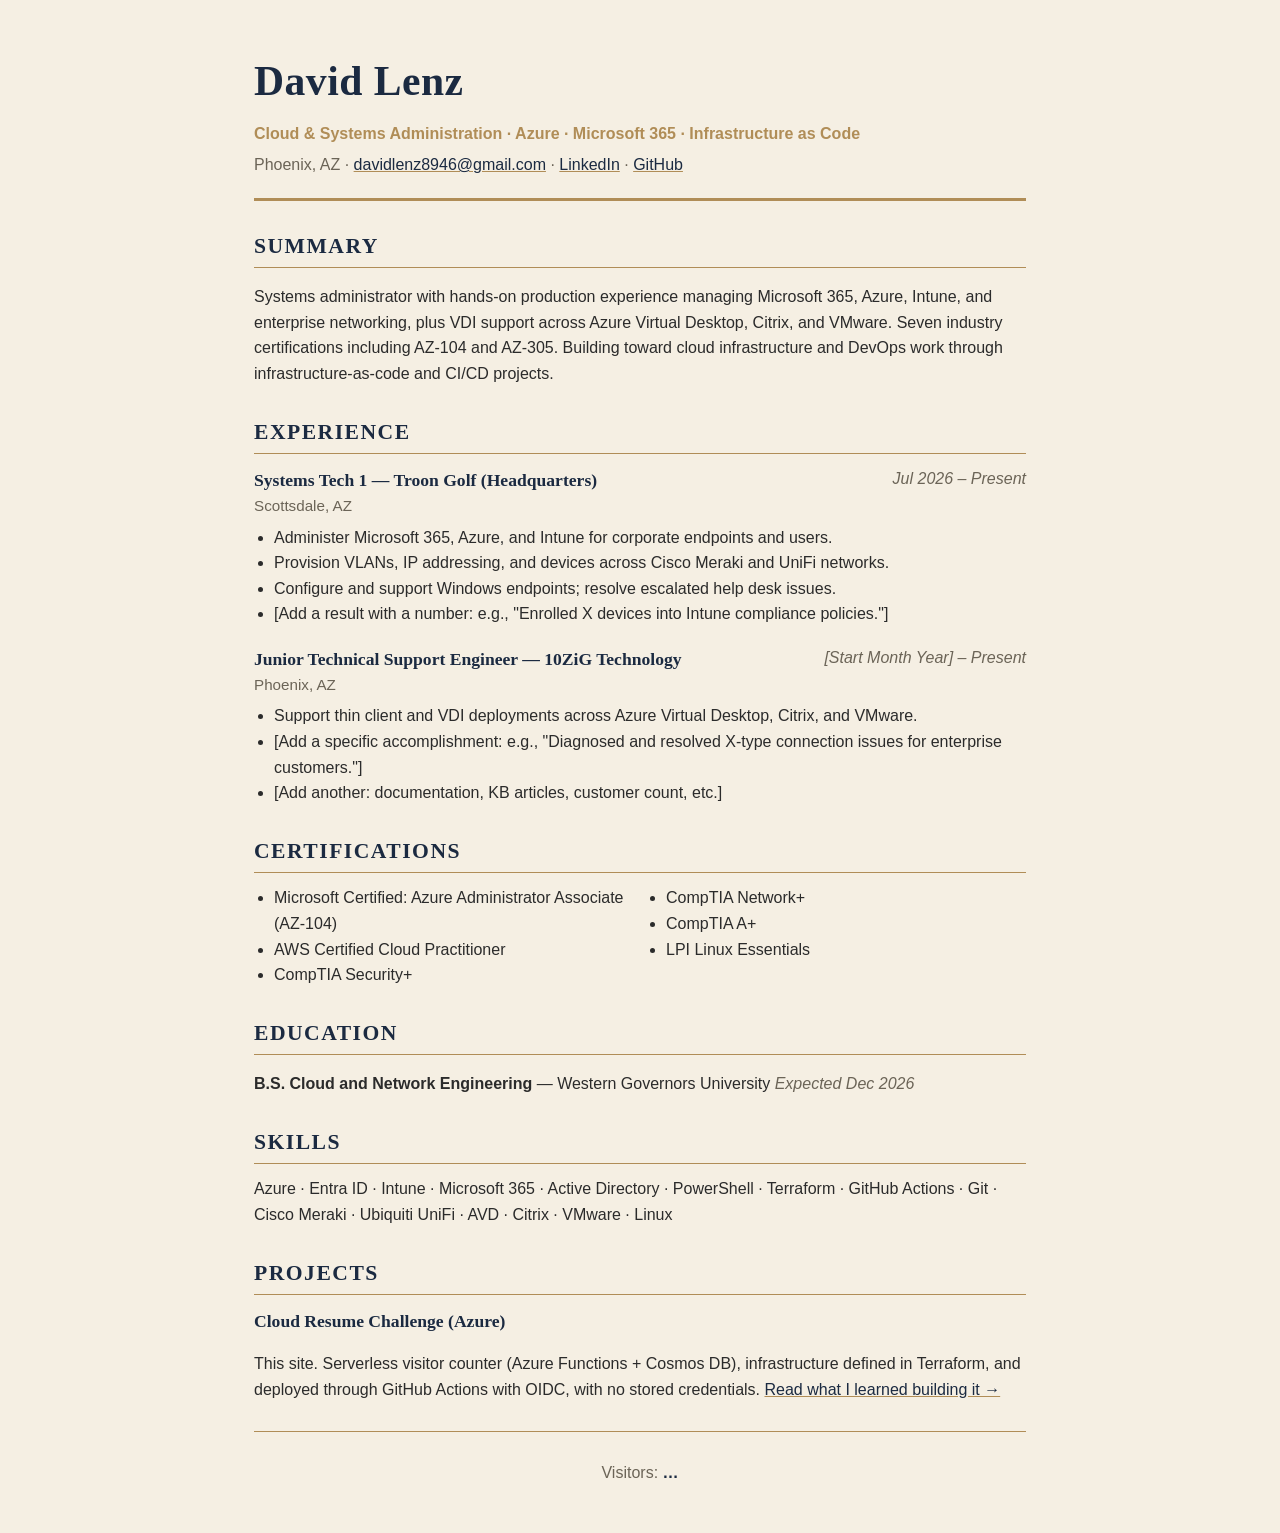
<file: index.html>
<!DOCTYPE html>
<html lang="en">
<head>
  <meta charset="UTF-8">
  <meta name="viewport" content="width=device-width, initial-scale=1.0">
  <title>David Lenz | Cloud & Systems Administration</title>
  <meta name="description" content="Resume of David Lenz, Cloud and Systems Technician focused on Azure, Microsoft 365, and infrastructure automation.">
  <link rel="stylesheet" href="styles.css">
</head>
<body>
  <main class="resume">

    <header class="hero">
      <h1>David Lenz</h1>
      <p class="tagline">Cloud & Systems Administration · Azure · Microsoft 365 · Infrastructure as Code</p>
      <p class="contact">
        Phoenix, AZ ·
        <a href="mailto:davidlenz8946@gmail.com">davidlenz8946@gmail.com</a> ·
        <a href="https://www.linkedin.com/in/david-lenz-953869337">LinkedIn</a> ·
        <a href="https://github.com/Dlenz4321">GitHub</a>
      </p>
    </header>

    <section>
      <h2>Summary</h2>
      <p>
        Systems administrator with hands-on production experience managing Microsoft 365, Azure,
        Intune, and enterprise networking, plus VDI support across Azure Virtual Desktop, Citrix,
        and VMware. Seven industry certifications including AZ-104 and AZ-305. Building toward
        cloud infrastructure and DevOps work through infrastructure-as-code and CI/CD projects.
      </p>
    </section>

    <section>
      <h2>Experience</h2>

      <article class="job">
        <div class="job-head">
          <h3>Systems Tech 1 — Troon Golf (Headquarters)</h3>
          <span class="dates">Jul 2026 – Present</span>
        </div>
        <p class="location">Scottsdale, AZ</p>
        <ul>
          <li>Administer Microsoft 365, Azure, and Intune for corporate endpoints and users.</li>
          <li>Provision VLANs, IP addressing, and devices across Cisco Meraki and UniFi networks.</li>
          <li>Configure and support Windows endpoints; resolve escalated help desk issues.</li>
          <li>[Add a result with a number: e.g., "Enrolled X devices into Intune compliance policies."]</li>
        </ul>
      </article>

      <article class="job">
        <div class="job-head">
          <h3>Junior Technical Support Engineer — 10ZiG Technology</h3>
          <span class="dates">[Start Month Year] – Present</span>
        </div>
        <p class="location">Phoenix, AZ</p>
        <ul>
          <li>Support thin client and VDI deployments across Azure Virtual Desktop, Citrix, and VMware.</li>
          <li>[Add a specific accomplishment: e.g., "Diagnosed and resolved X-type connection issues for enterprise customers."]</li>
          <li>[Add another: documentation, KB articles, customer count, etc.]</li>
        </ul>
      </article>
    </section>

    <section>
      <h2>Certifications</h2>
      <ul class="certs">
        <li>Microsoft Certified: Azure Administrator Associate (AZ-104)</li>
        <li>AWS Certified Cloud Practitioner</li>
        <li>CompTIA Security+</li>
        <li>CompTIA Network+</li>
        <li>CompTIA A+</li>
        <li>LPI Linux Essentials</li>
      </ul>
    </section>

    <section>
      <h2>Education</h2>
      <p><strong>B.S. Cloud and Network Engineering</strong> — Western Governors University
        <span class="dates">Expected Dec 2026</span></p>
    </section>

    <section>
      <h2>Skills</h2>
      <p class="skills">
        Azure · Entra ID · Intune · Microsoft 365 · Active Directory · PowerShell · Terraform ·
        GitHub Actions · Git · Cisco Meraki · Ubiquiti UniFi · AVD · Citrix · VMware · Linux
      </p>
    </section>

    <section>
      <h2>Projects</h2>
      <article class="job">
        <h3>Cloud Resume Challenge (Azure)</h3>
        <p>
          This site. Serverless visitor counter (Azure Functions + Cosmos DB), infrastructure
          defined in Terraform, and deployed through GitHub Actions with OIDC, with no stored credentials.
          <a href="[blog-post-url]">Read what I learned building it →</a>
        </p>
      </article>
    </section>

    <footer>
      <p>Visitors: <span id="visits">…</span></p>
    </footer>

  </main>
  <script src="counter.js"></script>
</body>
</html>
</file>
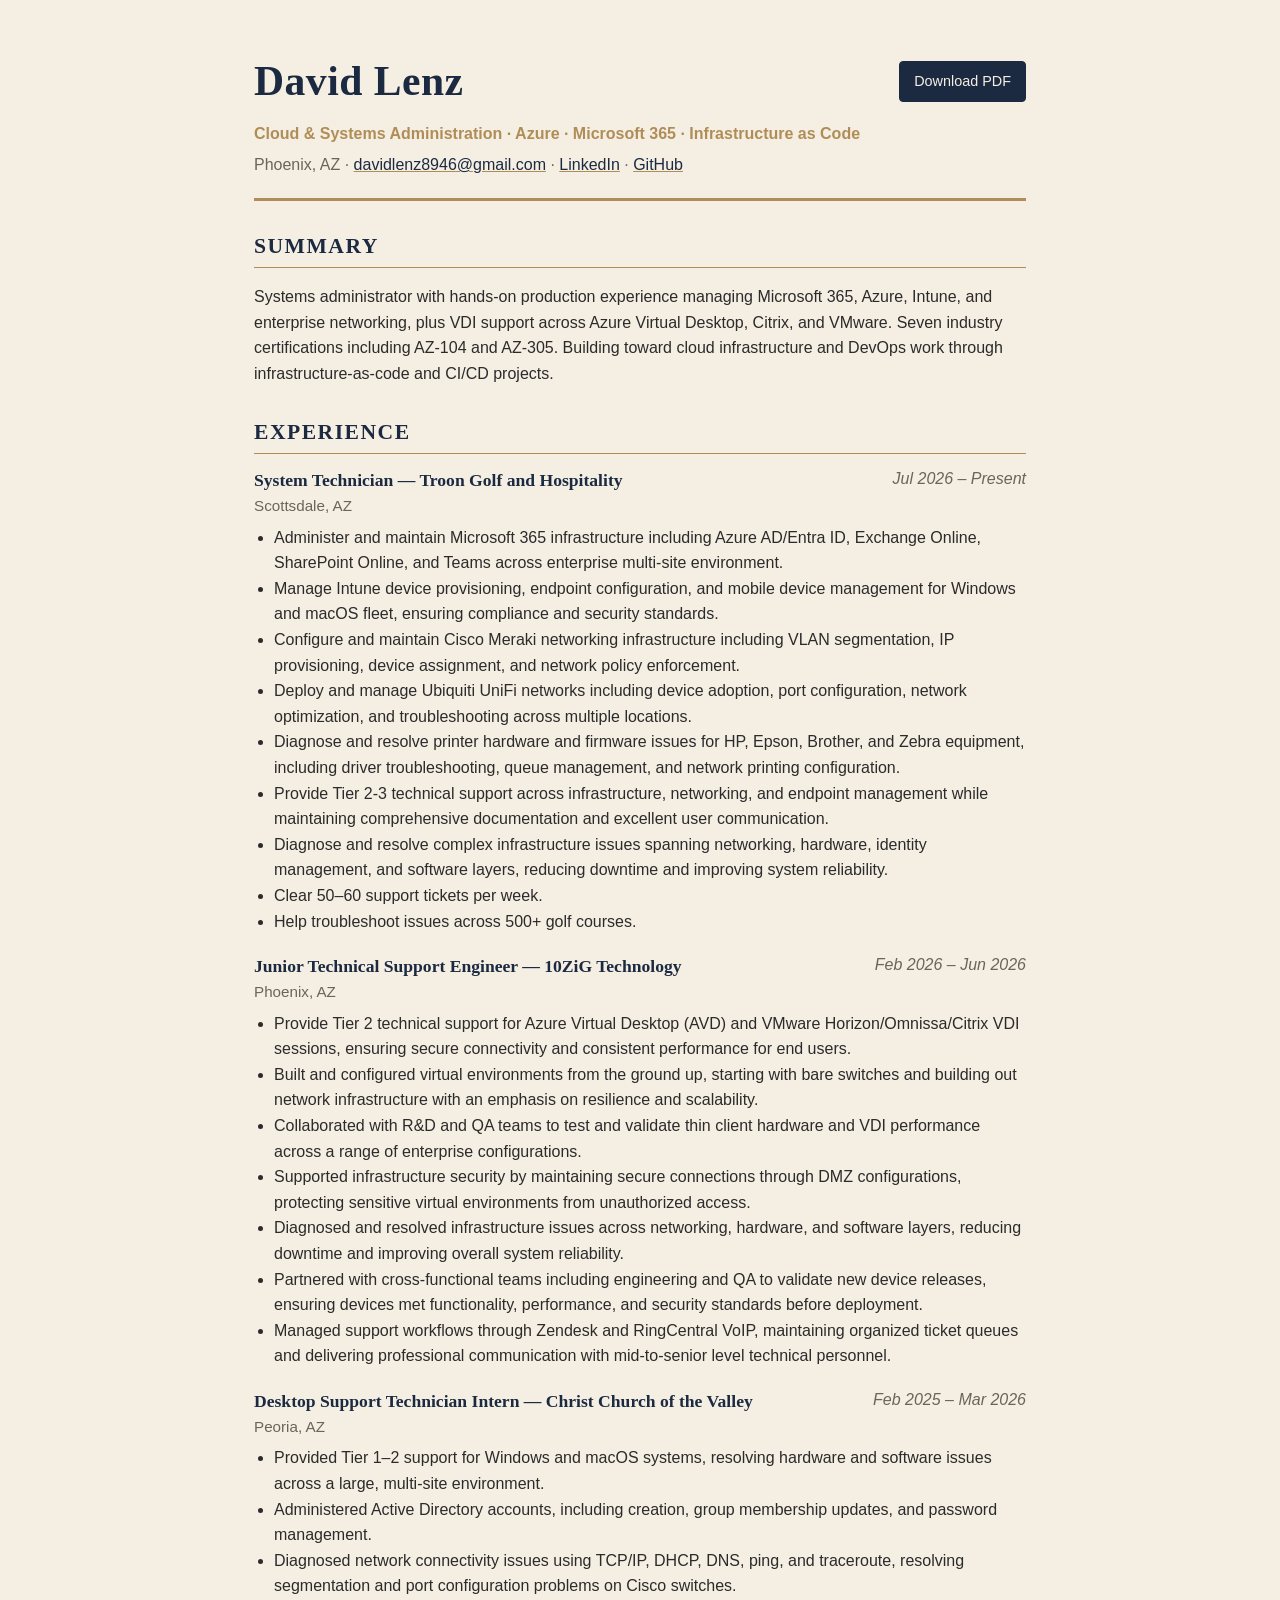
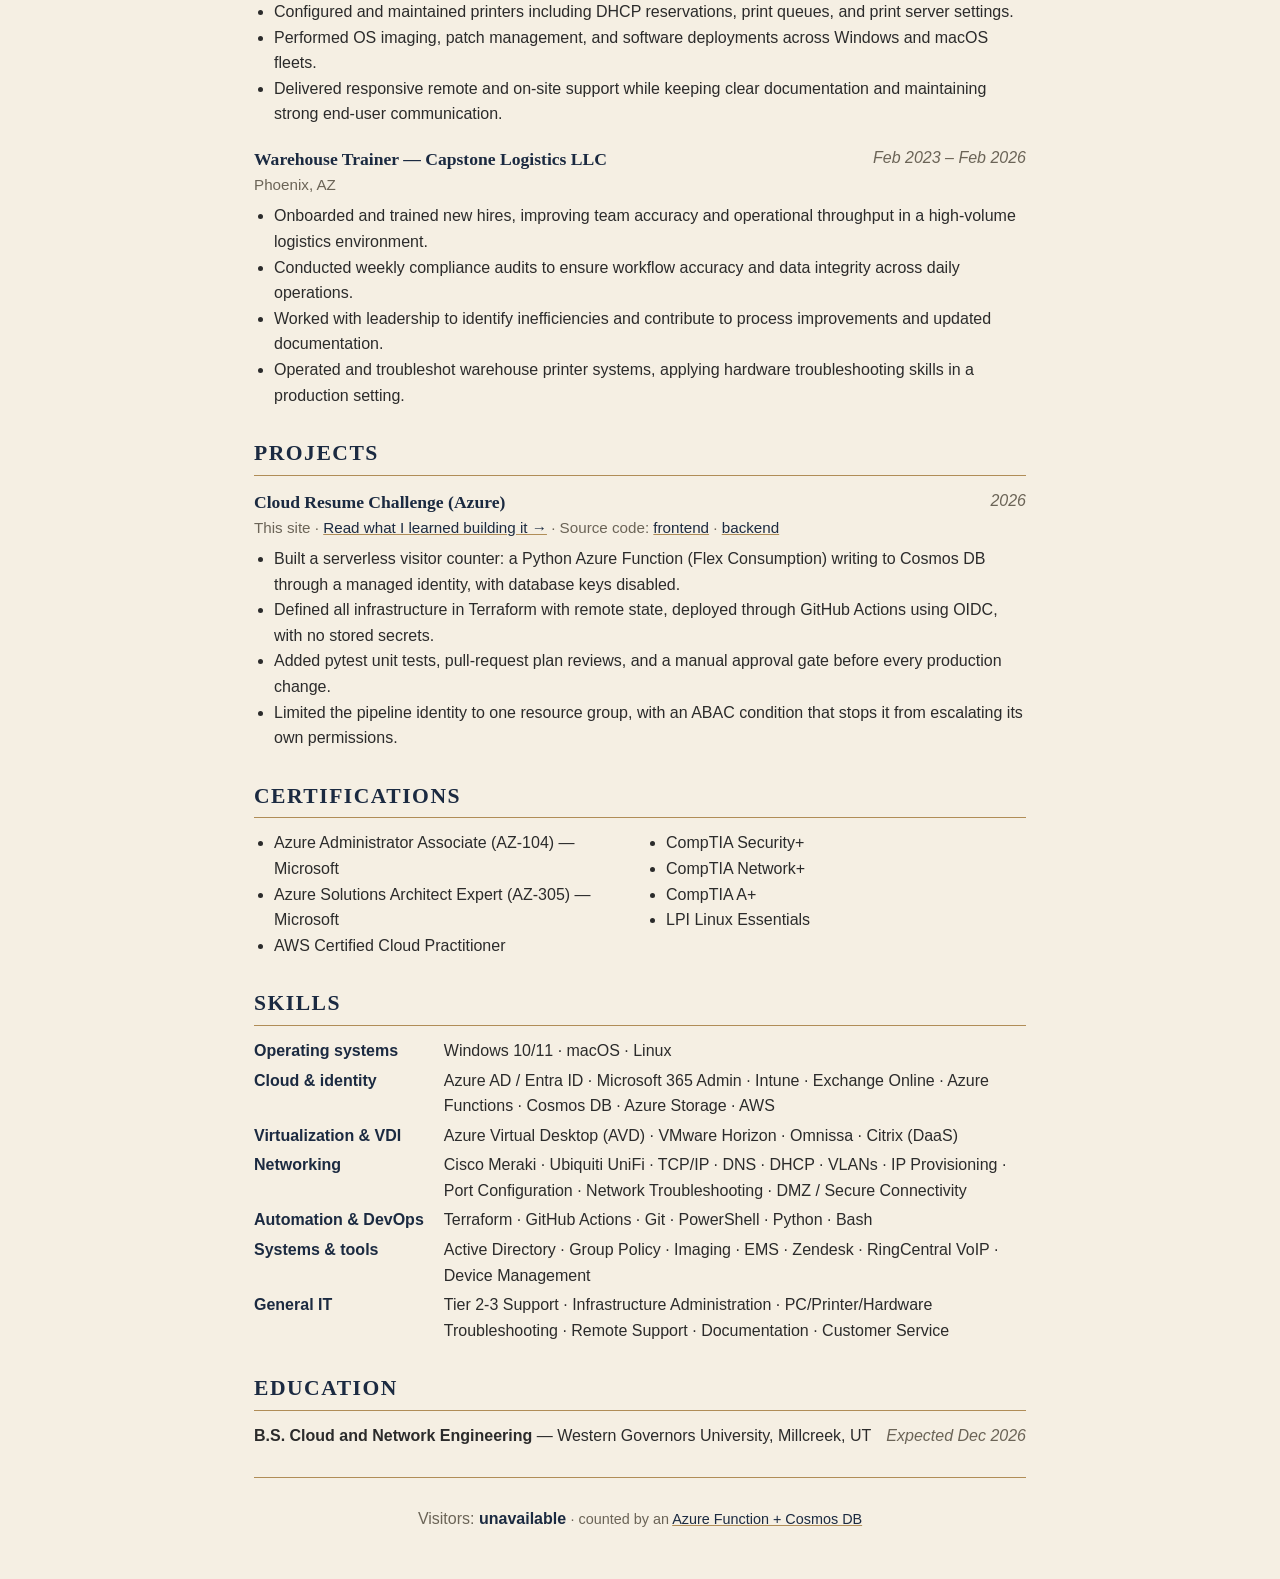
<file: site/index.html>
<!DOCTYPE html>
<html lang="en">
<head>
  <meta charset="UTF-8">
  <meta name="viewport" content="width=device-width, initial-scale=1.0">
  <title>David Lenz | Cloud & Systems Administration</title>
  <meta name="description" content="Resume of David Lenz, Cloud and Systems Technician focused on Azure, Microsoft 365, and infrastructure automation.">
  <meta property="og:type" content="website">
  <meta property="og:title" content="David Lenz | Cloud & Systems Administration">
  <meta property="og:description" content="Azure, Microsoft 365, and infrastructure as code. Resume site built for the Cloud Resume Challenge.">
  <link rel="icon" href="data:image/svg+xml,%3Csvg xmlns='http://www.w3.org/2000/svg' viewBox='0 0 64 64'%3E%3Crect width='64' height='64' rx='12' fill='%231b2a41'/%3E%3Ctext x='32' y='42' font-family='Georgia,serif' font-size='28' font-weight='700' text-anchor='middle' fill='%23b08d57'%3EDL%3C/text%3E%3C/svg%3E">
  <link rel="stylesheet" href="styles.css">
</head>
<body>
  <main class="resume">

    <header class="hero">
      <div class="hero-top">
        <h1>David Lenz</h1>
        <a class="print-btn" href="David_Lenz_Resume.pdf" download>Download PDF</a>
      </div>
      <p class="tagline">Cloud & Systems Administration · Azure · Microsoft 365 · Infrastructure as Code</p>
      <p class="contact">
        Phoenix, AZ ·
        <a href="mailto:davidlenz8946@gmail.com">davidlenz8946@gmail.com</a> ·
        <a href="https://www.linkedin.com/in/david-lenz-953869337">LinkedIn</a> ·
        <a href="https://github.com/Dlenz4321">GitHub</a>
      </p>
    </header>

    <section>
      <h2>Summary</h2>
      <p>
        Systems administrator with hands-on production experience managing Microsoft 365, Azure,
        Intune, and enterprise networking, plus VDI support across Azure Virtual Desktop, Citrix,
        and VMware. Seven industry certifications including AZ-104 and AZ-305. Building toward
        cloud infrastructure and DevOps work through infrastructure-as-code and CI/CD projects.
      </p>
    </section>

    <section>
      <h2>Experience</h2>

      <article class="job">
        <div class="job-head">
          <h3>System Technician — Troon Golf and Hospitality</h3>
          <span class="dates">Jul 2026 – Present</span>
        </div>
        <p class="location">Scottsdale, AZ</p>
        <ul>
          <li>Administer and maintain Microsoft 365 infrastructure including Azure AD/Entra ID, Exchange Online, SharePoint Online, and Teams across enterprise multi-site environment.</li>
          <li>Manage Intune device provisioning, endpoint configuration, and mobile device management for Windows and macOS fleet, ensuring compliance and security standards.</li>
          <li>Configure and maintain Cisco Meraki networking infrastructure including VLAN segmentation, IP provisioning, device assignment, and network policy enforcement.</li>
          <li>Deploy and manage Ubiquiti UniFi networks including device adoption, port configuration, network optimization, and troubleshooting across multiple locations.</li>
          <li>Diagnose and resolve printer hardware and firmware issues for HP, Epson, Brother, and Zebra equipment, including driver troubleshooting, queue management, and network printing configuration.</li>
          <li>Provide Tier 2-3 technical support across infrastructure, networking, and endpoint management while maintaining comprehensive documentation and excellent user communication.</li>
          <li>Diagnose and resolve complex infrastructure issues spanning networking, hardware, identity management, and software layers, reducing downtime and improving system reliability.</li>
          <li>Clear 50–60 support tickets per week.</li>
          <li>Help troubleshoot issues across 500+ golf courses.</li>
        </ul>
      </article>

      <article class="job">
        <div class="job-head">
          <h3>Junior Technical Support Engineer — 10ZiG Technology</h3>
          <span class="dates">Feb 2026 – Jun 2026</span>
        </div>
        <p class="location">Phoenix, AZ</p>
        <ul>
          <li>Provide Tier 2 technical support for Azure Virtual Desktop (AVD) and VMware Horizon/Omnissa/Citrix VDI sessions, ensuring secure connectivity and consistent performance for end users.</li>
          <li>Built and configured virtual environments from the ground up, starting with bare switches and building out network infrastructure with an emphasis on resilience and scalability.</li>
          <li>Collaborated with R&amp;D and QA teams to test and validate thin client hardware and VDI performance across a range of enterprise configurations.</li>
          <li>Supported infrastructure security by maintaining secure connections through DMZ configurations, protecting sensitive virtual environments from unauthorized access.</li>
          <li>Diagnosed and resolved infrastructure issues across networking, hardware, and software layers, reducing downtime and improving overall system reliability.</li>
          <li>Partnered with cross-functional teams including engineering and QA to validate new device releases, ensuring devices met functionality, performance, and security standards before deployment.</li>
          <li>Managed support workflows through Zendesk and RingCentral VoIP, maintaining organized ticket queues and delivering professional communication with mid-to-senior level technical personnel.</li>
        </ul>
      </article>

      <article class="job">
        <div class="job-head">
          <h3>Desktop Support Technician Intern — Christ Church of the Valley</h3>
          <span class="dates">Feb 2025 – Mar 2026</span>
        </div>
        <p class="location">Peoria, AZ</p>
        <ul>
          <li>Provided Tier 1–2 support for Windows and macOS systems, resolving hardware and software issues across a large, multi-site environment.</li>
          <li>Administered Active Directory accounts, including creation, group membership updates, and password management.</li>
          <li>Diagnosed network connectivity issues using TCP/IP, DHCP, DNS, ping, and traceroute, resolving segmentation and port configuration problems on Cisco switches.</li>
          <li>Configured and maintained printers including DHCP reservations, print queues, and print server settings.</li>
          <li>Performed OS imaging, patch management, and software deployments across Windows and macOS fleets.</li>
          <li>Delivered responsive remote and on-site support while keeping clear documentation and maintaining strong end-user communication.</li>
        </ul>
      </article>

      <article class="job">
        <div class="job-head">
          <h3>Warehouse Trainer — Capstone Logistics LLC</h3>
          <span class="dates">Feb 2023 – Feb 2026</span>
        </div>
        <p class="location">Phoenix, AZ</p>
        <ul>
          <li>Onboarded and trained new hires, improving team accuracy and operational throughput in a high-volume logistics environment.</li>
          <li>Conducted weekly compliance audits to ensure workflow accuracy and data integrity across daily operations.</li>
          <li>Worked with leadership to identify inefficiencies and contribute to process improvements and updated documentation.</li>
          <li>Operated and troubleshot warehouse printer systems, applying hardware troubleshooting skills in a production setting.</li>
        </ul>
      </article>
    </section>

    <section>
      <h2>Projects</h2>
      <article class="job">
        <div class="job-head">
          <h3>Cloud Resume Challenge (Azure)</h3>
          <span class="dates">2026</span>
        </div>
        <p class="location">This site · <a href="https://dev.to/dlenz4321/what-i-learned-building-the-cloud-resume-challenge-on-azure-4gm8">Read what I learned building it →</a> · Source code:
          <a href="https://github.com/Dlenz4321/resume-frontend">frontend</a> ·
          <a href="https://github.com/Dlenz4321/resume-backend">backend</a>
        </p>
        <ul>
          <li>Built a serverless visitor counter: a Python Azure Function (Flex Consumption) writing to Cosmos DB through a managed identity, with database keys disabled.</li>
          <li>Defined all infrastructure in Terraform with remote state, deployed through GitHub Actions using OIDC, with no stored secrets.</li>
          <li>Added pytest unit tests, pull-request plan reviews, and a manual approval gate before every production change.</li>
          <li>Limited the pipeline identity to one resource group, with an ABAC condition that stops it from escalating its own permissions.</li>
        </ul>
      </article>
    </section>

    <section>
      <h2>Certifications</h2>
      <ul class="certs">
        <li>Azure Administrator Associate (AZ-104) — Microsoft</li>
        <li>Azure Solutions Architect Expert (AZ-305) — Microsoft</li>
        <li>AWS Certified Cloud Practitioner</li>
        <li>CompTIA Security+</li>
        <li>CompTIA Network+</li>
        <li>CompTIA A+</li>
        <li>LPI Linux Essentials</li>
      </ul>
    </section>

    <section>
      <h2>Skills</h2>
      <dl class="skill-groups">
        <dt>Operating systems</dt>
        <dd>Windows 10/11 · macOS · Linux</dd>
        <dt>Cloud &amp; identity</dt>
        <dd>Azure AD / Entra ID · Microsoft 365 Admin · Intune · Exchange Online · Azure Functions · Cosmos DB · Azure Storage · AWS</dd>
        <dt>Virtualization &amp; VDI</dt>
        <dd>Azure Virtual Desktop (AVD) · VMware Horizon · Omnissa · Citrix (DaaS)</dd>
        <dt>Networking</dt>
        <dd>Cisco Meraki · Ubiquiti UniFi · TCP/IP · DNS · DHCP · VLANs · IP Provisioning · Port Configuration · Network Troubleshooting · DMZ / Secure Connectivity</dd>
        <dt>Automation &amp; DevOps</dt>
        <dd>Terraform · GitHub Actions · Git · PowerShell · Python · Bash</dd>
        <dt>Systems &amp; tools</dt>
        <dd>Active Directory · Group Policy · Imaging · EMS · Zendesk · RingCentral VoIP · Device Management</dd>
        <dt>General IT</dt>
        <dd>Tier 2-3 Support · Infrastructure Administration · PC/Printer/Hardware Troubleshooting · Remote Support · Documentation · Customer Service</dd>
      </dl>
    </section>

    <section>
      <h2>Education</h2>
      <div class="job-head">
        <p><strong>B.S. Cloud and Network Engineering</strong> — Western Governors University, Millcreek, UT</p>
        <span class="dates">Expected Dec 2026</span>
      </div>
    </section>

    <footer>
      <p>Visitors: <span id="visits">…</span>
        <span class="counter-note">· counted by an
          <a href="https://github.com/Dlenz4321/resume-backend">Azure Function + Cosmos DB</a></span>
      </p>
    </footer>

  </main>
  <script src="counter.js"></script>
</body>
</html>
</file>
<file: styles.css>
:root {
  --navy: #1b2a41;
  --gold: #b08d57;
  --parchment: #f5efe3;
  --ink: #2b2b2b;
  --muted: #6b6457;
}

* { box-sizing: border-box; }

body {
  margin: 0;
  background: var(--parchment);
  color: var(--ink);
  font-family: Calibri, "Segoe UI", Inter, Arial, sans-serif;
  line-height: 1.6;
}

.resume {
  max-width: 820px;
  margin: 0 auto;
  padding: 48px 24px 32px;
}

h1, h2, h3 {
  font-family: Cambria, Georgia, "Times New Roman", serif;
  color: var(--navy);
  margin: 0;
}

.hero {
  border-bottom: 3px solid var(--gold);
  padding-bottom: 20px;
  margin-bottom: 28px;
}

.hero h1 { font-size: 2.6rem; letter-spacing: 0.5px; }
.tagline { color: var(--gold); font-weight: 600; margin: 6px 0; }
.contact { color: var(--muted); margin: 0; }

a { color: var(--navy); text-decoration-color: var(--gold); }
a:hover { color: var(--gold); }

section { margin-bottom: 28px; }

h2 {
  font-size: 1.35rem;
  text-transform: uppercase;
  letter-spacing: 1.5px;
  border-bottom: 1px solid var(--gold);
  padding-bottom: 4px;
  margin-bottom: 12px;
}

h3 { font-size: 1.1rem; }

.job { margin-bottom: 18px; }
.job-head {
  display: flex;
  justify-content: space-between;
  flex-wrap: wrap;
  gap: 8px;
}
.dates { color: var(--muted); font-style: italic; }
.location { color: var(--muted); margin: 0 0 6px; font-size: 0.95rem; }

ul { margin: 6px 0 0; padding-left: 20px; }
.certs { columns: 2; column-gap: 32px; }
.skills { margin: 0; }

footer {
  border-top: 1px solid var(--gold);
  padding-top: 12px;
  text-align: center;
  color: var(--muted);
}

#visits { color: var(--navy); font-weight: 700; }

@media (max-width: 600px) {
  .hero h1 { font-size: 2rem; }
  .certs { columns: 1; }
}
</file>
<file: site/styles.css>
:root {
  --navy: #1b2a41;
  --gold: #b08d57;
  --parchment: #f5efe3;
  --ink: #2b2b2b;
  --muted: #6b6457;
}

* { box-sizing: border-box; }

body {
  margin: 0;
  background: var(--parchment);
  color: var(--ink);
  font-family: Calibri, "Segoe UI", Inter, Arial, sans-serif;
  line-height: 1.6;
}

.resume {
  max-width: 820px;
  margin: 0 auto;
  padding: 48px 24px 32px;
}

h1, h2, h3 {
  font-family: Cambria, Georgia, "Times New Roman", serif;
  color: var(--navy);
  margin: 0;
}

.hero {
  border-bottom: 3px solid var(--gold);
  padding-bottom: 20px;
  margin-bottom: 28px;
}

.hero-top {
  display: flex;
  justify-content: space-between;
  align-items: center;
  flex-wrap: wrap;
  gap: 12px;
}
.hero h1 { font-size: 2.6rem; letter-spacing: 0.5px; }

.print-btn {
  background: var(--navy);
  color: var(--parchment);
  border: 1px solid var(--navy);
  border-radius: 4px;
  padding: 8px 14px;
  font: inherit;
  font-size: 0.9rem;
  cursor: pointer;
}
.print-btn:hover { background: var(--gold); border-color: var(--gold); color: var(--navy); }
.tagline { color: var(--gold); font-weight: 600; margin: 6px 0; }
.contact { color: var(--muted); margin: 0; }

a { color: var(--navy); text-decoration-color: var(--gold); }
a:hover { color: var(--gold); }

section { margin-bottom: 28px; }

h2 {
  font-size: 1.35rem;
  text-transform: uppercase;
  letter-spacing: 1.5px;
  border-bottom: 1px solid var(--gold);
  padding-bottom: 4px;
  margin-bottom: 12px;
}

h3 { font-size: 1.1rem; }

.job { margin-bottom: 18px; }
.job-head {
  display: flex;
  justify-content: space-between;
  flex-wrap: wrap;
  gap: 8px;
}
.dates { color: var(--muted); font-style: italic; }
.location { color: var(--muted); margin: 0 0 6px; font-size: 0.95rem; }

ul { margin: 6px 0 0; padding-left: 20px; }
.certs { columns: 2; column-gap: 32px; }
.certs li { break-inside: avoid; }
.skill-groups {
  display: grid;
  grid-template-columns: max-content 1fr;
  gap: 4px 20px;
  margin: 0;
}
.skill-groups dt { font-weight: 700; color: var(--navy); }
.skill-groups dd { margin: 0; }
.job-head p { margin: 0; }

footer {
  border-top: 1px solid var(--gold);
  padding-top: 12px;
  text-align: center;
  color: var(--muted);
}

#visits { color: var(--navy); font-weight: 700; }
.counter-note { font-size: 0.9rem; }

@media (max-width: 600px) {
  .hero h1 { font-size: 2rem; }
  .certs { columns: 1; }
  .skill-groups { grid-template-columns: 1fr; }
  .skill-groups dd { margin-bottom: 6px; }
}

/* "Save as PDF" uses the browser's print dialog; keep the printout clean */
@media print {
  body { background: #fff; font-size: 11pt; }
  .resume { padding: 0; max-width: none; }
  .print-btn, footer { display: none; }
  a { color: var(--ink); text-decoration: none; }
  section, .job { break-inside: avoid; }
}

a.print-btn { display: inline-block; text-decoration: none; }
</file>
